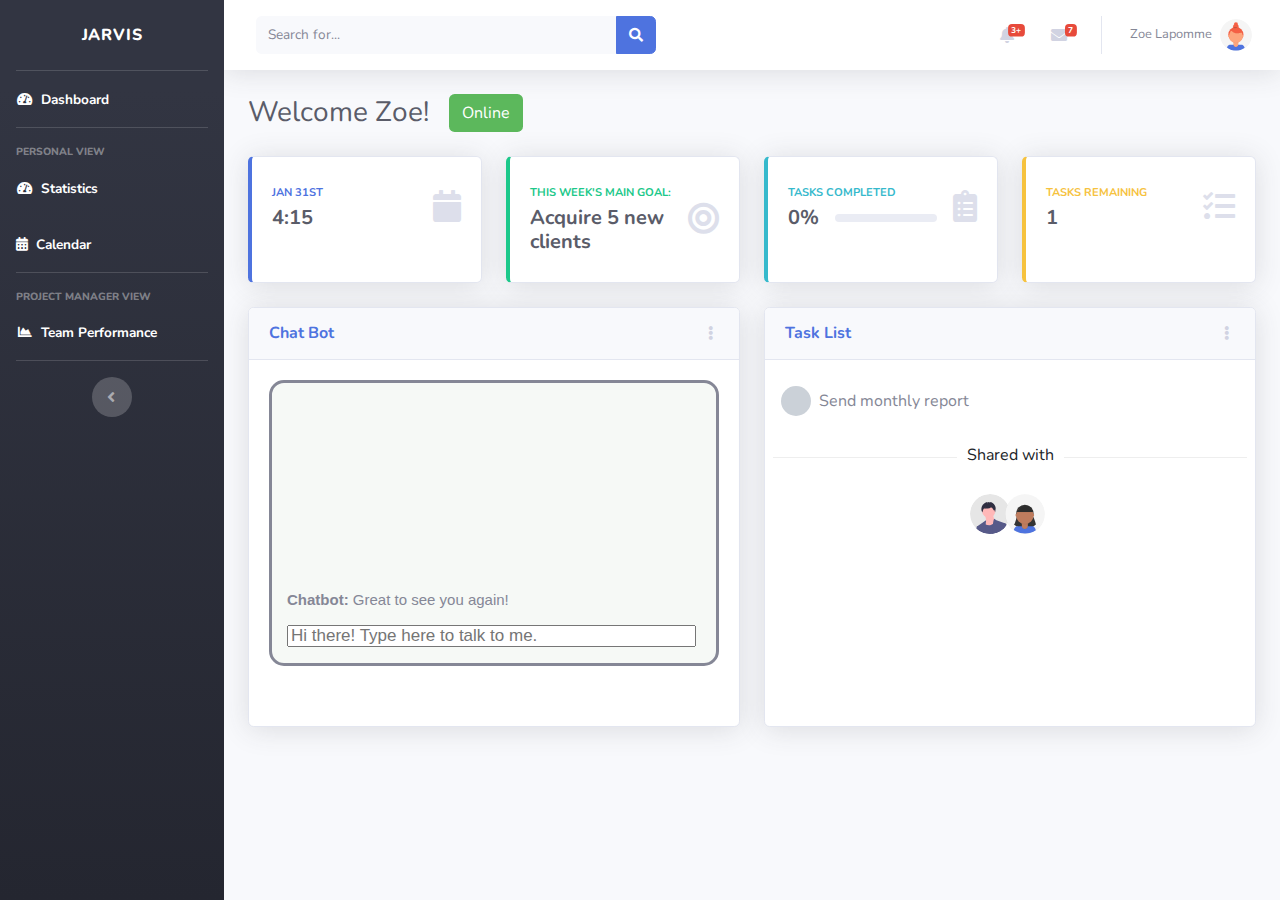
<file: index.html>
<!DOCTYPE html>
<html lang="en">

<head>

    <meta charset="utf-8">
    <meta http-equiv="X-UA-Compatible" content="IE=edge">
    <meta name="viewport" content="width=device-width, initial-scale=1, shrink-to-fit=no">
    <meta name="description" content="">
    <meta name="author" content="">

    <title>Jarvis</title>

    <!-- Custom fonts for this template-->
    <link href="vendor/fontawesome-free/css/all.min.css" rel="stylesheet" type="text/css">
    <link
        href="https://fonts.googleapis.com/css?family=Nunito:200,200i,300,300i,400,400i,600,600i,700,700i,800,800i,900,900i"
        rel="stylesheet">

    <!-- Custom styles for this template-->
    <link href="css/sb-admin-2.css" rel="stylesheet">

</head>

<body id="page-top">

    <!-- Page Wrapper -->
    <div id="wrapper">

        <!-- Sidebar -->
        <ul class="navbar-nav bg-gradient-primary sidebar sidebar-dark accordion" id="accordionSidebar">

            <!-- Sidebar - Brand -->
            <a class="sidebar-brand d-flex align-items-center justify-content-center" href="index.html">

                <div class="sidebar-brand-text mx-3">Jarvis</div>

            </a>

            <!-- Divider -->
            <hr class="sidebar-divider my-0">

            <!-- Nav Item - Dashboard -->
            <li class="nav-item active">
                <a class="nav-link" href="index.html">
                    <i class="fas fa-fw fa-tachometer-alt"></i>
                    <span>Dashboard</span></a>
            </li>

            <!-- Divider -->
            <hr class="sidebar-divider">

            <!-- Heading -->
            <div class="sidebar-heading">
                Personal View
            </div>

            <li class="nav-item active">
                <a class="nav-link" href="statistics.html">
                    <i class="fas fa-fw fa-tachometer-alt"></i>
                    <span>Statistics</span></a>
            </li>

            <li class="nav-item active">
                <a class="nav-link" href="calendar.html">
                    <i class="fas fa-calendar-alt"></i>
                    <span>Calendar</span></a>
            </li>

            <!-- Divider -->
            <hr class="sidebar-divider">

            <!-- Heading -->
            <div class="sidebar-heading">
                Project Manager View
            </div>

            <li class="nav-item active">
                <a class="nav-link" href="adminpage.html">
                    <i class="fas fa-fw fa-chart-area"></i>
                    <span>Team Performance</span></a>
            </li>

            <!-- Nav Item - Pages Collapse Menu -->
            <!-- <li class="nav-item">
                <a class="nav-link collapsed" href="#" data-toggle="collapse" data-target="#collapsePages"
                    aria-expanded="true" aria-controls="collapsePages">
                    <i class="fas fa-fw fa-folder"></i>
                    <span>Pages</span>
                </a>
                <div id="collapsePages" class="collapse" aria-labelledby="headingPages" data-parent="#accordionSidebar">
                    <div class="bg-white py-2 collapse-inner rounded">
                        <h6 class="collapse-header">Login Screens:</h6>
                        <a class="collapse-item" href="login.html">Login</a>
                        <a class="collapse-item" href="register.html">Register</a>
                        <a class="collapse-item" href="forgot-password.html">Forgot Password</a>
                        <div class="collapse-divider"></div>
                        <h6 class="collapse-header">Other Pages:</h6>
                        <a class="collapse-item" href="404.html">404 Page</a>
                        <a class="collapse-item" href="blank.html">Blank Page</a>
                    </div>
                </div>
            </li> -->

            <!-- Nav Item - Charts -->
            <!-- <li class="nav-item">
                <a class="nav-link" href="charts.html">
                    <i class="fas fa-fw fa-chart-area"></i>
                    <span>Charts</span></a>
            </li> -->

            <!-- Nav Item - Tables -->
            <!-- <li class="nav-item">
                <a class="nav-link" href="tables.html">
                    <i class="fas fa-fw fa-table"></i>
                    <span>Tables</span></a>
            </li> -->

            <!-- Divider -->
            <hr class="sidebar-divider d-none d-md-block">

            <!-- Sidebar Toggler (Sidebar) -->
            <div class="text-center d-none d-md-inline">
                <button class="rounded-circle border-0" id="sidebarToggle"></button>
            </div>

        </ul>
        <!-- End of Sidebar -->

        <!-- Content Wrapper -->
        <div id="content-wrapper" class="d-flex flex-column">

            <!-- Main Content -->
            <div id="content">

                <!-- Topbar -->
                <nav class="navbar navbar-expand navbar-light bg-white topbar mb-4 static-top shadow">

                    <!-- Sidebar Toggle (Topbar) -->
                    <button id="sidebarToggleTop" class="btn btn-link d-md-none rounded-circle mr-3">
                        <i class="fa fa-bars"></i>
                    </button>

                    <!-- Topbar Search -->
                    <form
                        class="d-none d-sm-inline-block form-inline mr-auto ml-md-3 my-2 my-md-0 mw-100 navbar-search">
                        <div class="input-group">
                            <input type="text" class="form-control bg-light border-0 small" placeholder="Search for..."
                                aria-label="Search" aria-describedby="basic-addon2">
                            <div class="input-group-append">
                                <button class="btn btn-primary" type="button">
                                    <i class="fas fa-search fa-sm"></i>
                                </button>
                            </div>
                        </div>
                    </form>

                    <!-- Topbar Navbar -->
                    <ul class="navbar-nav ml-auto">

                        <!-- Nav Item - Search Dropdown (Visible Only XS) -->
                        <li class="nav-item dropdown no-arrow d-sm-none">
                            <a class="nav-link dropdown-toggle" href="#" id="searchDropdown" role="button"
                                data-toggle="dropdown" aria-haspopup="true" aria-expanded="false">
                                <i class="fas fa-search fa-fw"></i>
                            </a>
                            <!-- Dropdown - Messages -->
                            <div class="dropdown-menu dropdown-menu-right p-3 shadow animated--grow-in"
                                aria-labelledby="searchDropdown">
                                <form class="form-inline mr-auto w-100 navbar-search">
                                    <div class="input-group">
                                        <input type="text" class="form-control bg-light border-0 small"
                                            placeholder="Search for..." aria-label="Search"
                                            aria-describedby="basic-addon2">
                                        <div class="input-group-append">
                                            <button class="btn btn-primary" type="button">
                                                <i class="fas fa-search fa-sm"></i>
                                            </button>
                                        </div>
                                    </div>
                                </form>
                            </div>
                        </li>

                        <!-- Nav Item - Alerts -->
                        <li class="nav-item dropdown no-arrow mx-1">
                            <a class="nav-link dropdown-toggle" href="#" id="alertsDropdown" role="button"
                                data-toggle="dropdown" aria-haspopup="true" aria-expanded="false">
                                <i class="fas fa-bell fa-fw"></i>
                                <!-- Counter - Alerts -->
                                <span class="badge badge-danger badge-counter">3+</span>
                            </a>
                            <!-- Dropdown - Alerts -->
                            <div class="dropdown-list dropdown-menu dropdown-menu-right shadow animated--grow-in"
                                aria-labelledby="alertsDropdown">
                                <h6 class="dropdown-header">
                                    Alerts Center
                                </h6>
                                <a class="dropdown-item d-flex align-items-center" href="#">
                                    <div class="mr-3">
                                        <div class="icon-circle bg-primary">
                                            <i class="fas fa-file-alt text-white"></i>
                                        </div>
                                    </div>
                                    <div>
                                        <div class="small text-gray-500">1:00 PM</div>
                                        <span class="font-weight-bold">McHacks Demo Underway!</span>
                                    </div>
                                </a>
                                <a class="dropdown-item d-flex align-items-center" href="#">
                                    <div class="mr-3">
                                        <div class="icon-circle bg-success">
                                            <i class="fas fa-exclamation-triangle text-white"></i>
                                        </div>
                                    </div>
                                    <div>
                                        <div class="small text-gray-500">10:25 AM</div>
                                        Your team is organizing a coffee break! Want to join them?
                                    </div>
                                </a>
                                <a class="dropdown-item d-flex align-items-center" href="#">
                                    <div class="mr-3">
                                        <div class="icon-circle bg-warning">
                                            <i class="fas fa-exclamation-triangle text-white"></i>
                                        </div>
                                    </div>
                                    <div>
                                        <div class="small text-gray-500">8:31 AM</div>
                                        First Milestone achieved! Good Job :) 
                                    </div>
                                </a>
                                <a class="dropdown-item text-center small text-gray-500" href="#">Show All Alerts</a>
                            </div>
                        </li>

                        <!-- Nav Item - Messages -->
                        <li class="nav-item dropdown no-arrow mx-1">
                            <a class="nav-link dropdown-toggle" href="#" id="messagesDropdown" role="button"
                                data-toggle="dropdown" aria-haspopup="true" aria-expanded="false">
                                <i class="fas fa-envelope fa-fw"></i>
                                <!-- Counter - Messages -->
                                <span class="badge badge-danger badge-counter">7</span>
                            </a>
                            <!-- Dropdown - Messages -->
                            <div class="dropdown-list dropdown-menu dropdown-menu-right shadow animated--grow-in"
                                aria-labelledby="messagesDropdown">
                                <h6 class="dropdown-header">
                                    Message Center
                                </h6>
                                <a class="dropdown-item d-flex align-items-center" href="#">
                                    <div class="dropdown-list-image mr-3">
                                        <img class="rounded-circle" src="img/undraw_profile_1.svg"
                                            alt="">
                                        <div class="status-indicator bg-success"></div>
                                    </div>
                                    <div class="font-weight-bold">
                                        <div class="text-truncate">Hi there! I am wondering if you can help me with a
                                            problem I've been having.</div>
                                        <div class="small text-gray-500">Emily Fowler · 58m</div>
                                    </div>
                                </a>
                                <a class="dropdown-item d-flex align-items-center" href="#">
                                    <div class="dropdown-list-image mr-3">
                                        <img class="rounded-circle" src="img/undraw_profile_2.svg"
                                            alt="">
                                        <div class="status-indicator"></div>
                                    </div>
                                    <div>
                                        <div class="text-truncate">I have the photos that you ordered last month, how
                                            would you like them sent to you?</div>
                                        <div class="small text-gray-500">Jae Chun · 1d</div>
                                    </div>
                                </a>
                                <a class="dropdown-item d-flex align-items-center" href="#">
                                    <div class="dropdown-list-image mr-3">
                                        <img class="rounded-circle" src="img/undraw_profile_3.svg"
                                            alt="">
                                        <div class="status-indicator bg-warning"></div>
                                    </div>
                                    <div>
                                        <div class="text-truncate">Last month's report looks great, I am very happy with
                                            the progress so far, keep up the good work!</div>
                                        <div class="small text-gray-500">Morgan Alvarez · 2d</div>
                                    </div>
                                </a>

                                <a class="dropdown-item text-center small text-gray-500" href="#">Read More Messages</a>
                            </div>
                        </li>

                        <div class="topbar-divider d-none d-sm-block"></div>

                        <!-- Nav Item - User Information -->
                        <li class="nav-item dropdown no-arrow">
                            <a class="nav-link dropdown-toggle" href="#" id="userDropdown" role="button"
                                data-toggle="dropdown" aria-haspopup="true" aria-expanded="false">
                                <span class="mr-2 d-none d-lg-inline text-gray-600 small">Zoe Lapomme</span>
                                <img class="img-profile rounded-circle"
                                    src="img/undraw_profile_3.svg">
                            </a>
                            <!-- Dropdown - User Information -->
                            <div class="dropdown-menu dropdown-menu-right shadow animated--grow-in"
                                aria-labelledby="userDropdown">
                                <a class="dropdown-item" href="#">
                                    <i class="fas fa-user fa-sm fa-fw mr-2 text-gray-400"></i>
                                    Profile
                                </a>
                                <a class="dropdown-item" href="#">
                                    <i class="fas fa-cogs fa-sm fa-fw mr-2 text-gray-400"></i>
                                    Settings
                                </a>
                                <a class="dropdown-item" href="#">
                                    <i class="fas fa-list fa-sm fa-fw mr-2 text-gray-400"></i>
                                    Activity Log
                                </a>
                                <div class="dropdown-divider"></div>
                                <a class="dropdown-item" href="#" data-toggle="modal" data-target="#logoutModal">
                                    <i class="fas fa-sign-out-alt fa-sm fa-fw mr-2 text-gray-400"></i>
                                    Logout
                                </a>
                            </div>
                        </li>

                    </ul>

                </nav>
                <!-- End of Topbar -->

                <!-- Begin Page Content -->
                <div class="container-fluid">

                    <!-- Page Heading -->
                    <div class="d-sm-flex align-items-center justify-content-between mb-4">
                        <div class="row no-gutters align-items-center">
                            <h1 class="h3 mb-0 text-gray-800">Welcome Zoe!</h1> 
                            <button type="button" id= "statusB" style="margin-left: 20px; color: white; background-color: #5cb85c;" class="btn btn-labeled" onclick="changeStatus()">
                            Online</button>
                        </div>

                        <!-- <a href="#" class="d-none d-sm-inline-block btn btn-sm btn-primary shadow-sm"><i
                            class="fas fa-download fa-sm text-white-50"></i> Generate Productivity Report</a> -->
                    </div>

                    <!-- Content Row -->
                    <div class="row">

                        <!-- Earnings (Monthly) Card Example -->
                        <div class="col-xl-3 col-md-6 mb-4">
                            <div class="card border-left-primary shadow h-100 py-2">
                                <div class="card-body">
                                    <div class="row no-gutters align-items-center">
                                        <div class="col mr-2">
                                            <div class="text-xs font-weight-bold text-primary text-uppercase mb-1" id="currentDate">
                                                Jan 31st</div>
                                            <div class="h5 mb-0 font-weight-bold text-gray-800" id=currentTime></div>
                                            <script>
                                                var today = new Date();
                                                var minutes = today.getMinutes() < 10? "0" + today.getMinutes(): today.getMinutes();
                                                var date = today.getHours() + ":" + minutes;
                                                currentTime.innerHTML = date;
                                            </script>
                                        </div>
                                        <div class="col-auto">
                                            <i class="fas fa-calendar fa-2x text-gray-300"></i>
                                        </div>
                                    </div>
                                </div>
                            </div>
                        </div>

                        <!-- Earnings (Monthly) Card Example -->
                        <div class="col-xl-3 col-md-6 mb-4">
                            <div class="card border-left-success shadow h-100 py-2">
                                <div class="card-body">
                                    <div class="row no-gutters align-items-center">
                                        <div class="col mr-2">
                                            <div class="text-xs font-weight-bold text-success text-uppercase mb-1">
                                                This week's main goal:</div>
                                            <div class="h5 mb-0 font-weight-bold text-gray-800">Acquire 5 new clients</div>
                                        </div>
                                        <div class="col-auto">
                                            <i class="fas fa-bullseye fa-2x text-gray-300"></i>
                                        </div>
                                    </div>
                                </div>
                            </div>
                        </div>

                        <!-- Earnings (Monthly) Card Example -->
                        <div class="col-xl-3 col-md-6 mb-4">
                            <div class="card border-left-info shadow h-100 py-2">
                                <div class="card-body">
                                    <div class="row no-gutters align-items-center">
                                        <div class="col mr-2">
                                            <div class="text-xs font-weight-bold text-info text-uppercase mb-1">Tasks Completed
                                            </div>
                                            <div class="row no-gutters align-items-center">
                                                <div class="col-auto">
                                                    <div class="h5 mb-0 mr-3 font-weight-bold text-gray-800" id="completed_percentage">0%</div>
                                                </div>
                                                <div class="col">
                                                    <div class="progress progress-sm mr-2">
                                                        <div class="progress-bar bg-info" id= "progbar" role="progressbar"
                                                            style="width: 0%" aria-valuenow="75" aria-valuemin="0"
                                                            aria-valuemax="100"></div>
                                                    </div>
                                                </div>
                                            </div>
                                        </div>
                                        <div class="col-auto">
                                            <i class="fas fa-clipboard-list fa-2x text-gray-300"></i>
                                        </div>
                                    </div>
                                </div>
                            </div>
                        </div>

                        <!-- Pending Requests Card Example -->
                        <div class="col-xl-3 col-md-6 mb-4">
                            <div class="card border-left-warning shadow h-100 py-2">
                                <div class="card-body">
                                    <div class="row no-gutters align-items-center">
                                        <div class="col mr-2">
                                            <div class="text-xs font-weight-bold text-warning text-uppercase mb-1">
                                                Tasks Remaining</div>
                                            <div class="h5 mb-0 font-weight-bold text-gray-800" id = "tasksLeft">1</div>
                                        </div>
                                        <div class="col-auto">
                                            <i class="fas fa-tasks fa-2x text-gray-300"></i>
                                        </div>
                                    </div>
                                </div>
                            </div>
                        </div>
                    </div>

                    <!-- Content Row -->

                    <div class="row" style="height: 500px" display="table">
                        
                        <!-- Content Column -->
                        <div class="col-lg-6 mb-4" style="height: 450px" > 
                            <!-- Dropdown Card Example -->
                            <div class="card shadow mb-4" style="height: 420px" >
                                <!-- Card Header - Dropdown -->
                                <div
                                    class="card-header py-3 d-flex flex-row align-items-center justify-content-between">
                                    <h6 class="m-0 font-weight-bold text-primary">Chat Bot</h6>
                                    <div class="dropdown no-arrow">
                                        <a class="dropdown-toggle" href="#" role="button" id="dropdownMenuLink"
                                            data-toggle="dropdown" aria-haspopup="true" aria-expanded="false">
                                            <i class="fas fa-ellipsis-v fa-sm fa-fw text-gray-400"></i>
                                        </a>
                                        <div class="dropdown-menu dropdown-menu-right shadow animated--fade-in"
                                            aria-labelledby="dropdownMenuLink">
                                            <div class="dropdown-header">Dropdown Header:</div>
                                            <a class="dropdown-item" href="#">Action</a>
                                            <a class="dropdown-item" href="#">Another action</a>
                                            <div class="dropdown-divider"></div>
                                            <a class="dropdown-item" href="#">Something else here</a>
                                        </div>
                                    </div>
                                </div>
                                <div id='bodybox'>
                                    <div id='chatborder'>
                                      <p id="chatlog7" class="chatlog">&nbsp;</p>
                                      <p id="chatlog6" class="chatlog">&nbsp;</p>
                                      <p id="chatlog5" class="chatlog">&nbsp;</p>
                                      <p id="chatlog4" class="chatlog">&nbsp;</p>
                                      <p id="chatlog3" class="chatlog">&nbsp;</p>
                                      <p id="chatlog2" class="chatlog">&nbsp;</p>
                                      <p id="chatlog1" class="chatlog"><b>Chatbot: </b>Great to see you again!</p>
                                      <input type="text" name="chat" id="chatbox" placeholder="Hi there! Type here to talk to me." onfocus="placeHolder()">
                                    </div>
                                </div>
                                <!-- Card Body -->
                                <!-- <div class="card-body">
                                    Dropdown menus can be placed in the card header in order to extend the functionality
                                    of a basic card. In this dropdown card example, the Font Awesome vertical ellipsis
                                    icon in the card header can be clicked on in order to toggle a dropdown menu.
                                </div> -->
                            </div>
                        </div>

                         <!-- Content Column -->
                         <div class="col-lg-6 mb-4" style="height: 400px" > 
                            <div class="card shadow mb-4" style="height: 420px" >
                                <!-- <div id="like_button_container"></div> -->

                                <div
                                    class="card-header py-3 d-flex flex-row align-items-center justify-content-between">
                                    <h6 class="m-0 font-weight-bold text-primary">Task List</h6>
                                    <div class="dropdown no-arrow">
                                        <a class="dropdown-toggle" href="#" role="button" id="dropdownMenuLink"
                                            data-toggle="dropdown" aria-haspopup="true" aria-expanded="false">
                                            <i class="fas fa-ellipsis-v fa-sm fa-fw text-gray-400"></i>
                                        </a>
                                    </div>
                                </div>


                                            <div class="p-3 bg-white" id="taskList">
                                                <div class="d-flex align-items-center"><label><input id="task1button" onclick = "UpdatePercentage()" type="checkbox" class="option-input radio"><span id="task1" class="label-text">Send monthly report</span></label></div>
                                            </div>
                                            <div class="p-2 bg-white">
                                                <h6 class="line-text"><span>Shared with</span></h6>
                                            </div>
                                            <div class="d-flex justify-content-center p-2 bg-white user-images"><img class="rounded-circle" src="img/undraw_profile.svg" width="40"><img class="rounded-circle" src="img/undraw_profile_1.svg" width="40"></div>
                    
                                <!---->
                            </div>
                        </div>
                       
                    </div>

                    
                <!-- /.container-fluid -->

            </div>
            <!-- End of Main Content -->


        </div>
        <!-- End of Content Wrapper -->

    </div>
    <!-- End of Page Wrapper -->

    <!-- Scroll to Top Button-->
    <a class="scroll-to-top rounded" href="#page-top">
        <i class="fas fa-angle-up"></i>
    </a>

    <!-- Logout Modal-->
    <div class="modal fade" id="logoutModal" tabindex="-1" role="dialog" aria-labelledby="exampleModalLabel"
        aria-hidden="true">
        <div class="modal-dialog" role="document">
            <div class="modal-content">
                <div class="modal-header">
                    <h5 class="modal-title" id="exampleModalLabel">Ready to Leave?</h5>
                    <button class="close" type="button" data-dismiss="modal" aria-label="Close">
                        <span aria-hidden="true">×</span>
                    </button>
                </div>
                <div class="modal-body">Select "Logout" below if you are ready to end your current session.</div>
                <div class="modal-footer">
                    <button class="btn btn-secondary" type="button" data-dismiss="modal">Cancel</button>
                    <a class="btn btn-primary" href="login.html">Logout</a>
                </div>
            </div>
        </div>
    </div>

    <!-- Bootstrap core JavaScript-->
    <script src="vendor/jquery/jquery.min.js"></script>
    <script src="vendor/bootstrap/js/bootstrap.bundle.min.js"></script>

    <!-- Core plugin JavaScript-->
    <script src="vendor/jquery-easing/jquery.easing.min.js"></script>

    <!-- Custom scripts for all pages-->
    <script src="js/sb-admin-2.min.js"></script>

    <!-- Page level plugins -->
    <script src="vendor/chart.js/Chart.min.js"></script>

    <!-- Page level custom scripts -->
    <script src="js/demo/chart-area-demo.js"></script>
    <script src="js/demo/chart-pie-demo.js"></script>

    <!-- <script src="https://unpkg.com/react@17/umd/react.development.js" crossorigin></script> -->
    <!-- <script src="https://unpkg.com/react-dom@17/umd/react-dom.development.js" crossorigin></script> -->

    <!-- Load our React component. -->
    <!-- <script type="module" src="client\src\components\App.js" crossorigin></script> -->


    <script src="chat-bot.js"></script>
    <script src="tasks.js"></script>

    
</body>

</html>
</file>
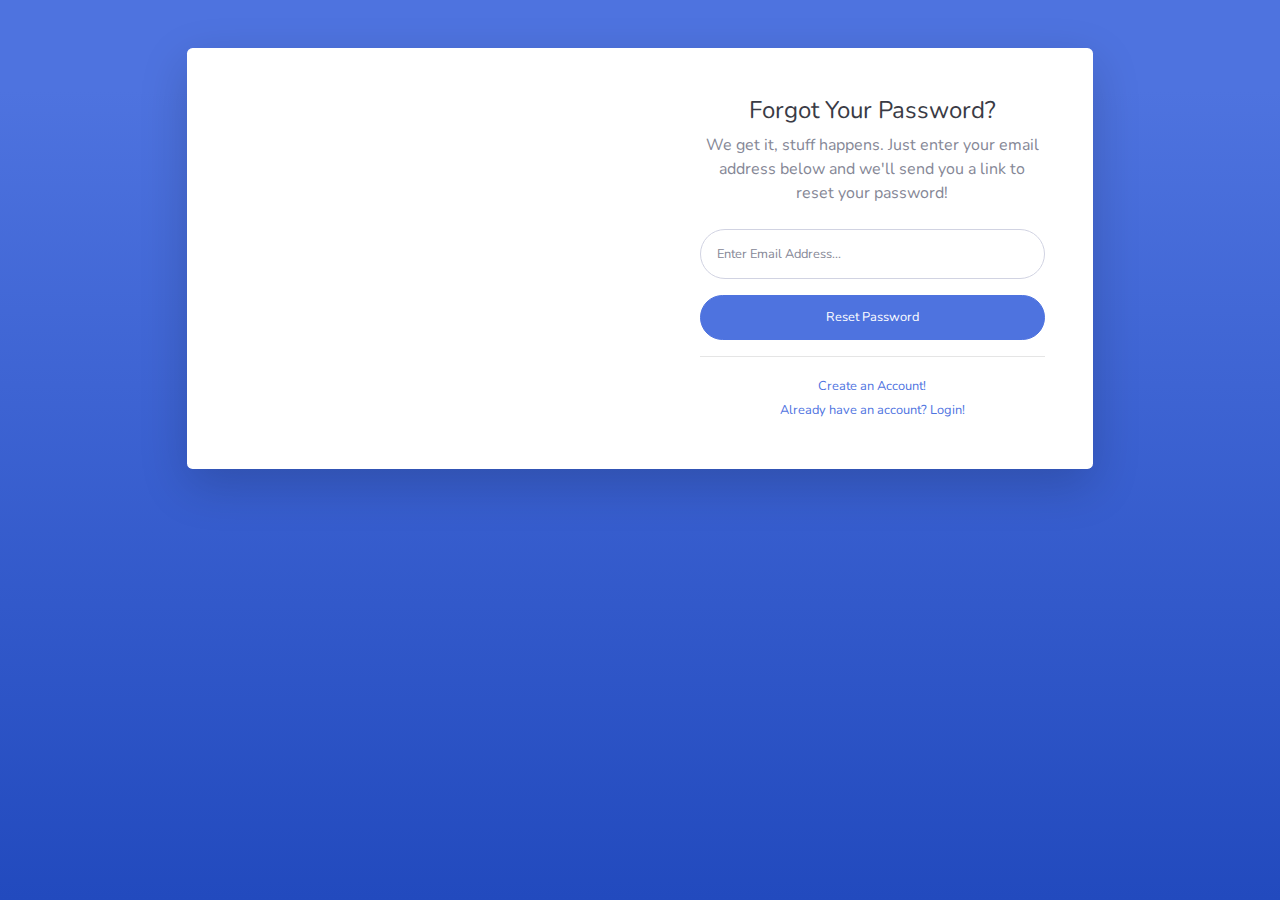
<file: forgot-password.html>
<!DOCTYPE html>
<html lang="en">

<head>

    <meta charset="utf-8">
    <meta http-equiv="X-UA-Compatible" content="IE=edge">
    <meta name="viewport" content="width=device-width, initial-scale=1, shrink-to-fit=no">
    <meta name="description" content="">
    <meta name="author" content="">

    <title>SB Admin 2 - Forgot Password</title>

    <!-- Custom fonts for this template-->
    <link href="vendor/fontawesome-free/css/all.min.css" rel="stylesheet" type="text/css">
    <link
        href="https://fonts.googleapis.com/css?family=Nunito:200,200i,300,300i,400,400i,600,600i,700,700i,800,800i,900,900i"
        rel="stylesheet">

    <!-- Custom styles for this template-->
    <link href="css/sb-admin-2.min.css" rel="stylesheet">

</head>

<body class="bg-gradient-primary">

    <div class="container">

        <!-- Outer Row -->
        <div class="row justify-content-center">

            <div class="col-xl-10 col-lg-12 col-md-9">

                <div class="card o-hidden border-0 shadow-lg my-5">
                    <div class="card-body p-0">
                        <!-- Nested Row within Card Body -->
                        <div class="row">
                            <div class="col-lg-6 d-none d-lg-block bg-password-image"></div>
                            <div class="col-lg-6">
                                <div class="p-5">
                                    <div class="text-center">
                                        <h1 class="h4 text-gray-900 mb-2">Forgot Your Password?</h1>
                                        <p class="mb-4">We get it, stuff happens. Just enter your email address below
                                            and we'll send you a link to reset your password!</p>
                                    </div>
                                    <form class="user">
                                        <div class="form-group">
                                            <input type="email" class="form-control form-control-user"
                                                id="exampleInputEmail" aria-describedby="emailHelp"
                                                placeholder="Enter Email Address...">
                                        </div>
                                        <a href="login.html" class="btn btn-primary btn-user btn-block">
                                            Reset Password
                                        </a>
                                    </form>
                                    <hr>
                                    <div class="text-center">
                                        <a class="small" href="register.html">Create an Account!</a>
                                    </div>
                                    <div class="text-center">
                                        <a class="small" href="login.html">Already have an account? Login!</a>
                                    </div>
                                </div>
                            </div>
                        </div>
                    </div>
                </div>

            </div>

        </div>

    </div>

    <!-- Bootstrap core JavaScript-->
    <script src="vendor/jquery/jquery.min.js"></script>
    <script src="vendor/bootstrap/js/bootstrap.bundle.min.js"></script>

    <!-- Core plugin JavaScript-->
    <script src="vendor/jquery-easing/jquery.easing.min.js"></script>

    <!-- Custom scripts for all pages-->
    <script src="js/sb-admin-2.min.js"></script>

</body>

</html>
</file>
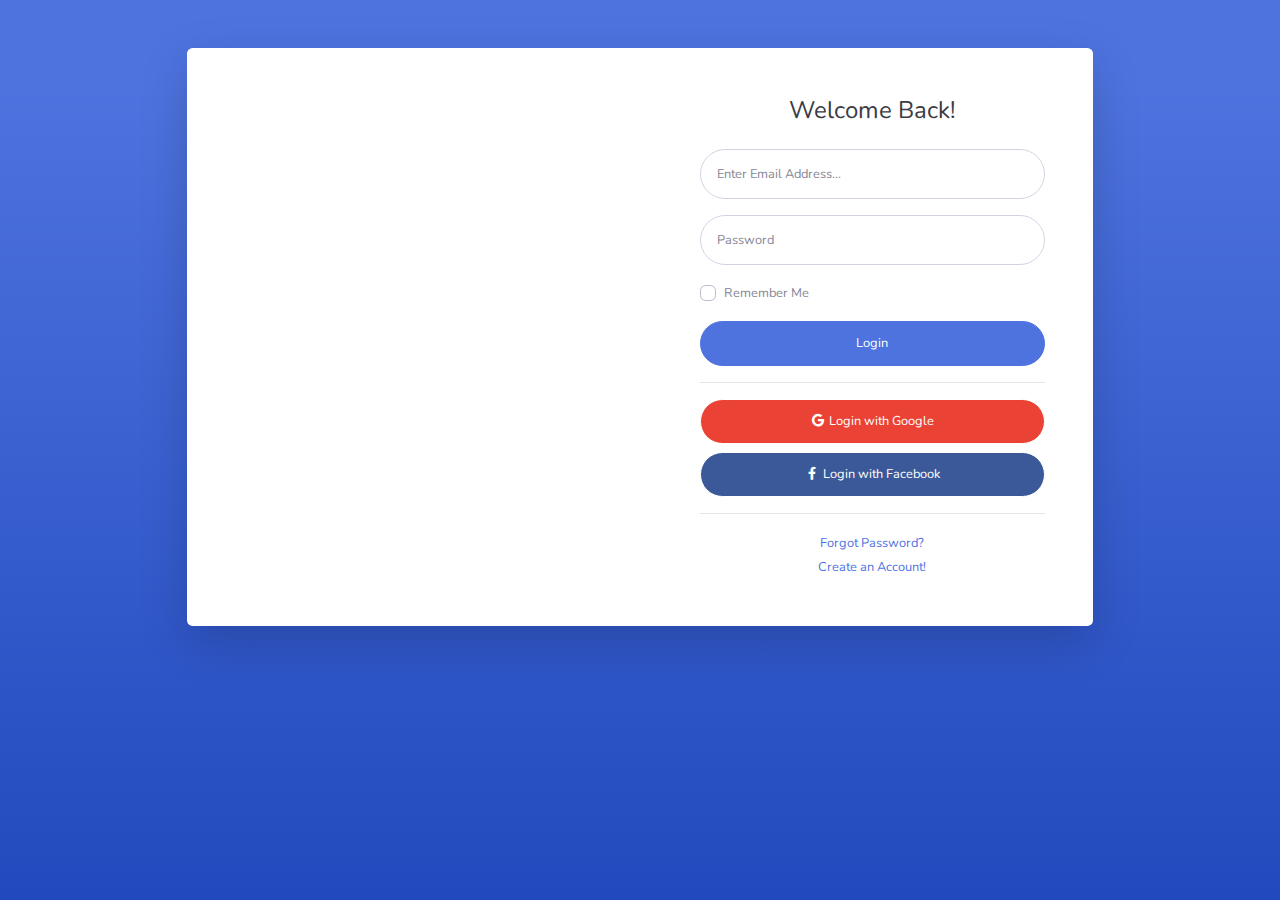
<file: login.html>
<!DOCTYPE html>
<html lang="en">

<head>

    <meta charset="utf-8">
    <meta http-equiv="X-UA-Compatible" content="IE=edge">
    <meta name="viewport" content="width=device-width, initial-scale=1, shrink-to-fit=no">
    <meta name="description" content="">
    <meta name="author" content="">

    <title>SB Admin 2 - Login</title>

    <!-- Custom fonts for this template-->
    <link href="vendor/fontawesome-free/css/all.min.css" rel="stylesheet" type="text/css">
    <link
        href="https://fonts.googleapis.com/css?family=Nunito:200,200i,300,300i,400,400i,600,600i,700,700i,800,800i,900,900i"
        rel="stylesheet">

    <!-- Custom styles for this template-->
    <link href="css/sb-admin-2.min.css" rel="stylesheet">

</head>

<body class="bg-gradient-primary">

    <div class="container">

        <!-- Outer Row -->
        <div class="row justify-content-center">

            <div class="col-xl-10 col-lg-12 col-md-9">

                <div class="card o-hidden border-0 shadow-lg my-5">
                    <div class="card-body p-0">
                        <!-- Nested Row within Card Body -->
                        <div class="row">
                            <div class="col-lg-6 d-none d-lg-block bg-login-image"></div>
                            <div class="col-lg-6">
                                <div class="p-5">
                                    <div class="text-center">
                                        <h1 class="h4 text-gray-900 mb-4">Welcome Back!</h1>
                                    </div>
                                    <form class="user">
                                        <div class="form-group">
                                            <input type="email" class="form-control form-control-user"
                                                id="exampleInputEmail" aria-describedby="emailHelp"
                                                placeholder="Enter Email Address...">
                                        </div>
                                        <div class="form-group">
                                            <input type="password" class="form-control form-control-user"
                                                id="exampleInputPassword" placeholder="Password">
                                        </div>
                                        <div class="form-group">
                                            <div class="custom-control custom-checkbox small">
                                                <input type="checkbox" class="custom-control-input" id="customCheck">
                                                <label class="custom-control-label" for="customCheck">Remember
                                                    Me</label>
                                            </div>
                                        </div>
                                        <a href="index.html" class="btn btn-primary btn-user btn-block">
                                            Login
                                        </a>
                                        <hr>
                                        <a href="index.html" class="btn btn-google btn-user btn-block">
                                            <i class="fab fa-google fa-fw"></i> Login with Google
                                        </a>
                                        <a href="index.html" class="btn btn-facebook btn-user btn-block">
                                            <i class="fab fa-facebook-f fa-fw"></i> Login with Facebook
                                        </a>
                                    </form>
                                    <hr>
                                    <div class="text-center">
                                        <a class="small" href="forgot-password.html">Forgot Password?</a>
                                    </div>
                                    <div class="text-center">
                                        <a class="small" href="register.html">Create an Account!</a>
                                    </div>
                                </div>
                            </div>
                        </div>
                    </div>
                </div>

            </div>

        </div>

    </div>

    <!-- Bootstrap core JavaScript-->
    <script src="vendor/jquery/jquery.min.js"></script>
    <script src="vendor/bootstrap/js/bootstrap.bundle.min.js"></script>

    <!-- Core plugin JavaScript-->
    <script src="vendor/jquery-easing/jquery.easing.min.js"></script>

    <!-- Custom scripts for all pages-->
    <script src="js/sb-admin-2.min.js"></script>

</body>

</html>
</file>
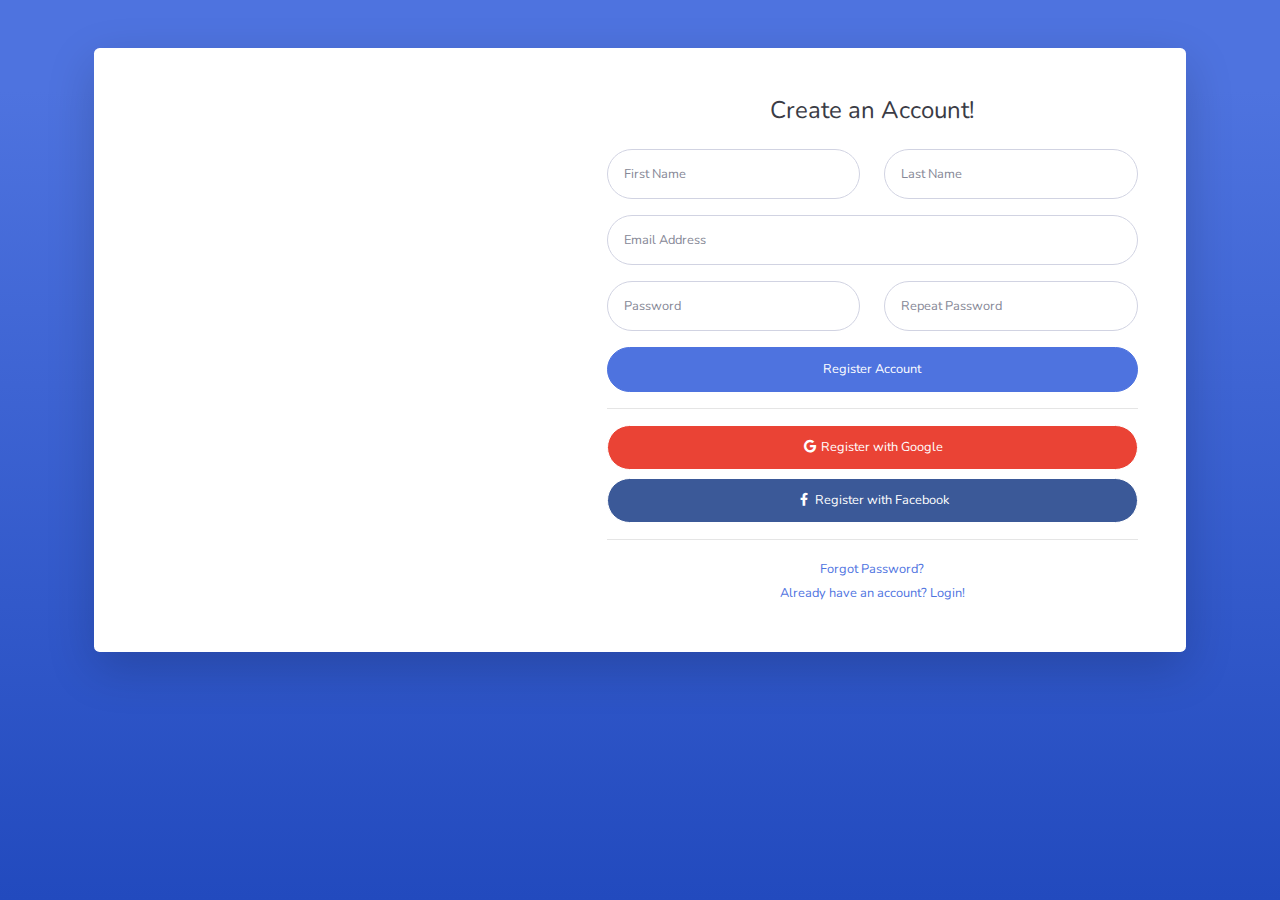
<file: register.html>
<!DOCTYPE html>
<html lang="en">

<head>

    <meta charset="utf-8">
    <meta http-equiv="X-UA-Compatible" content="IE=edge">
    <meta name="viewport" content="width=device-width, initial-scale=1, shrink-to-fit=no">
    <meta name="description" content="">
    <meta name="author" content="">

    <title>SB Admin 2 - Register</title>

    <!-- Custom fonts for this template-->
    <link href="vendor/fontawesome-free/css/all.min.css" rel="stylesheet" type="text/css">
    <link
        href="https://fonts.googleapis.com/css?family=Nunito:200,200i,300,300i,400,400i,600,600i,700,700i,800,800i,900,900i"
        rel="stylesheet">

    <!-- Custom styles for this template-->
    <link href="css/sb-admin-2.min.css" rel="stylesheet">

</head>

<body class="bg-gradient-primary">

    <div class="container">

        <div class="card o-hidden border-0 shadow-lg my-5">
            <div class="card-body p-0">
                <!-- Nested Row within Card Body -->
                <div class="row">
                    <div class="col-lg-5 d-none d-lg-block bg-register-image"></div>
                    <div class="col-lg-7">
                        <div class="p-5">
                            <div class="text-center">
                                <h1 class="h4 text-gray-900 mb-4">Create an Account!</h1>
                            </div>
                            <form class="user">
                                <div class="form-group row">
                                    <div class="col-sm-6 mb-3 mb-sm-0">
                                        <input type="text" class="form-control form-control-user" id="exampleFirstName"
                                            placeholder="First Name">
                                    </div>
                                    <div class="col-sm-6">
                                        <input type="text" class="form-control form-control-user" id="exampleLastName"
                                            placeholder="Last Name">
                                    </div>
                                </div>
                                <div class="form-group">
                                    <input type="email" class="form-control form-control-user" id="exampleInputEmail"
                                        placeholder="Email Address">
                                </div>
                                <div class="form-group row">
                                    <div class="col-sm-6 mb-3 mb-sm-0">
                                        <input type="password" class="form-control form-control-user"
                                            id="exampleInputPassword" placeholder="Password">
                                    </div>
                                    <div class="col-sm-6">
                                        <input type="password" class="form-control form-control-user"
                                            id="exampleRepeatPassword" placeholder="Repeat Password">
                                    </div>
                                </div>
                                <a href="login.html" class="btn btn-primary btn-user btn-block">
                                    Register Account
                                </a>
                                <hr>
                                <a href="index.html" class="btn btn-google btn-user btn-block">
                                    <i class="fab fa-google fa-fw"></i> Register with Google
                                </a>
                                <a href="index.html" class="btn btn-facebook btn-user btn-block">
                                    <i class="fab fa-facebook-f fa-fw"></i> Register with Facebook
                                </a>
                            </form>
                            <hr>
                            <div class="text-center">
                                <a class="small" href="forgot-password.html">Forgot Password?</a>
                            </div>
                            <div class="text-center">
                                <a class="small" href="login.html">Already have an account? Login!</a>
                            </div>
                        </div>
                    </div>
                </div>
            </div>
        </div>

    </div>

    <!-- Bootstrap core JavaScript-->
    <script src="vendor/jquery/jquery.min.js"></script>
    <script src="vendor/bootstrap/js/bootstrap.bundle.min.js"></script>

    <!-- Core plugin JavaScript-->
    <script src="vendor/jquery-easing/jquery.easing.min.js"></script>

    <!-- Custom scripts for all pages-->
    <script src="js/sb-admin-2.min.js"></script>

</body>

</html>
</file>
